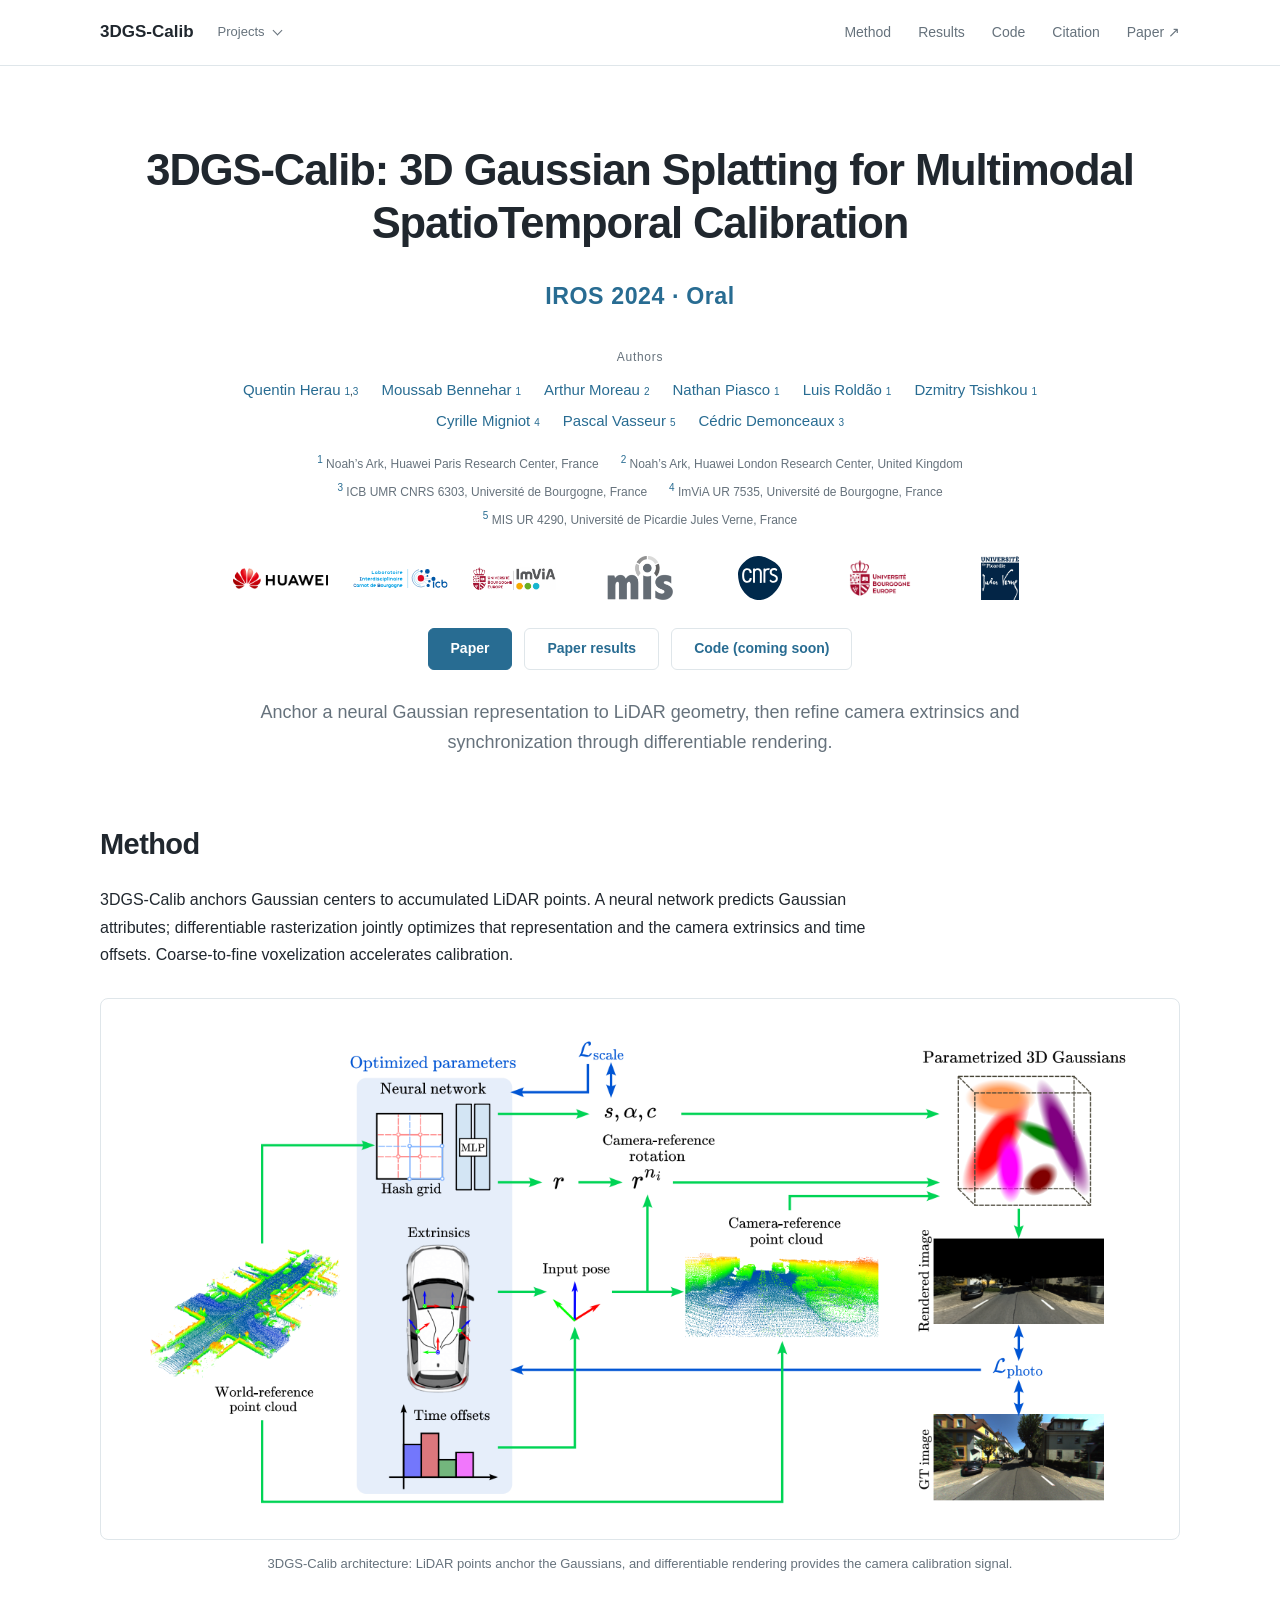
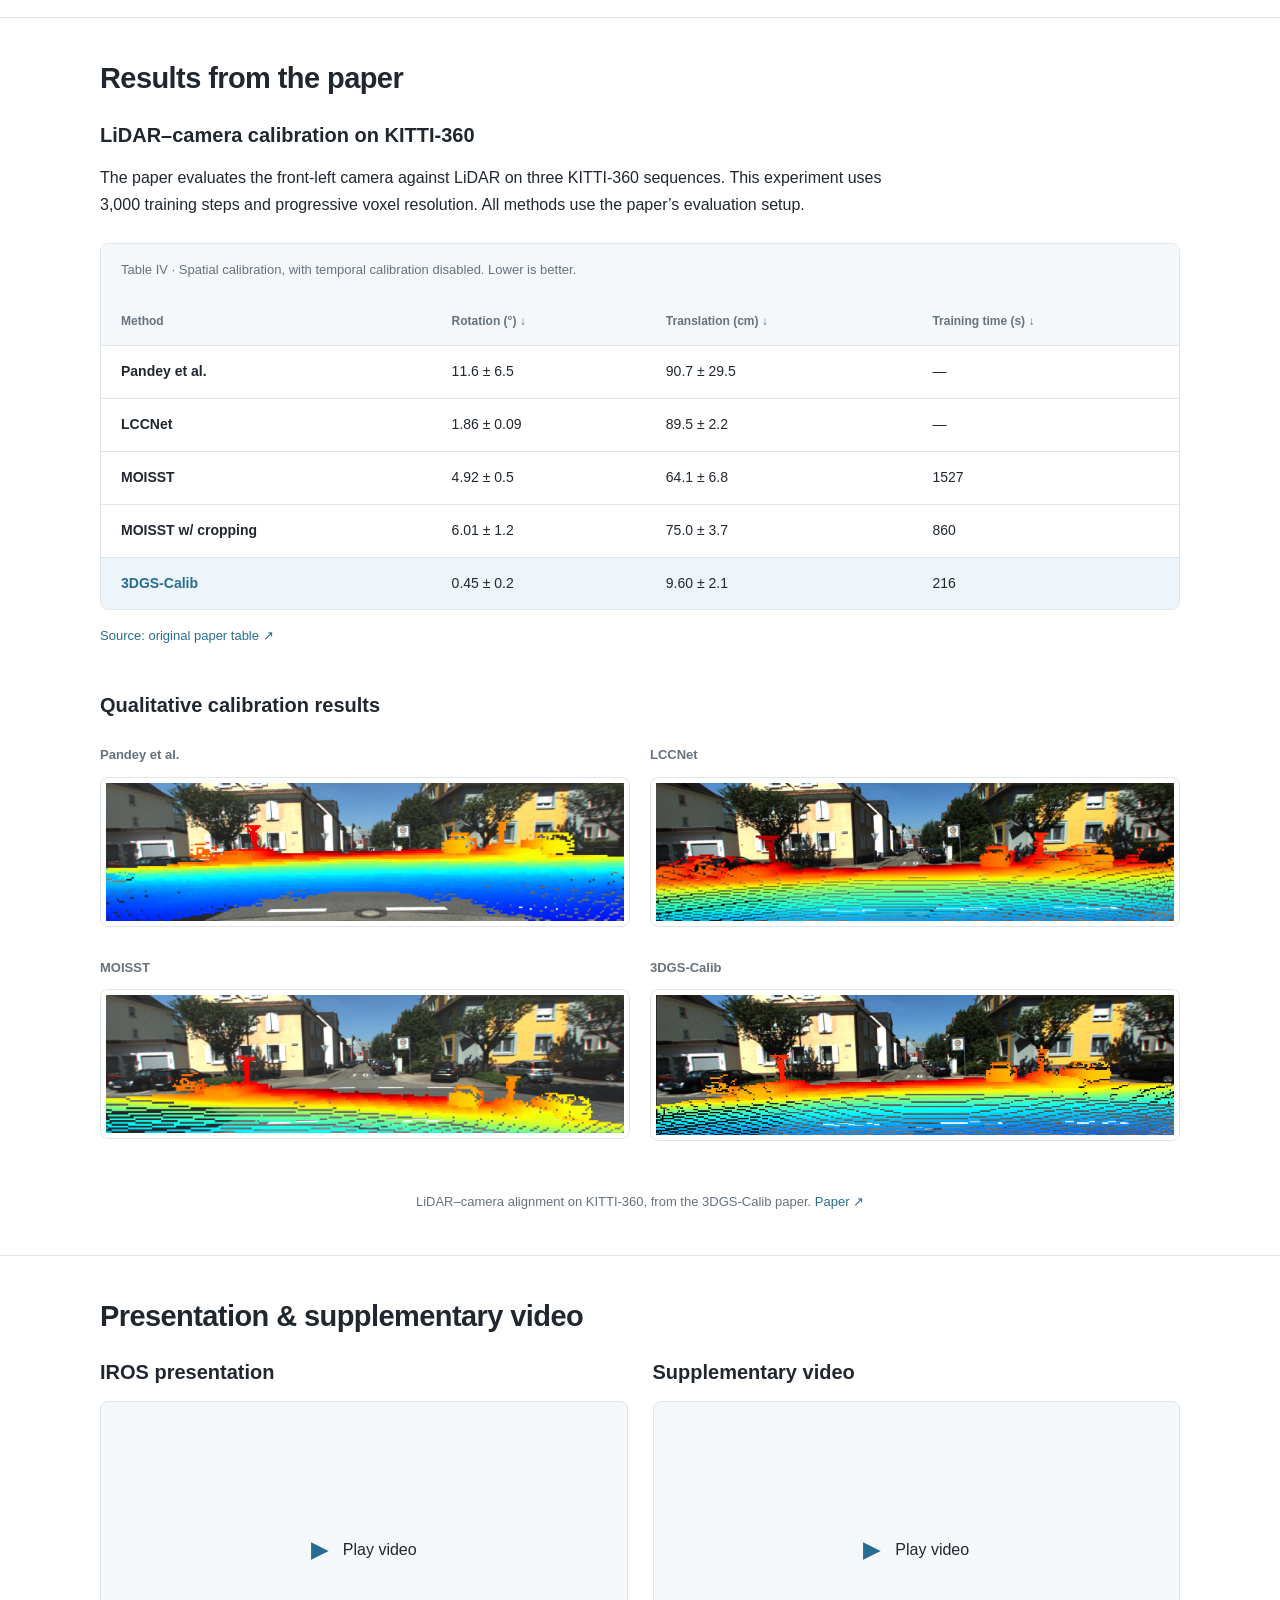
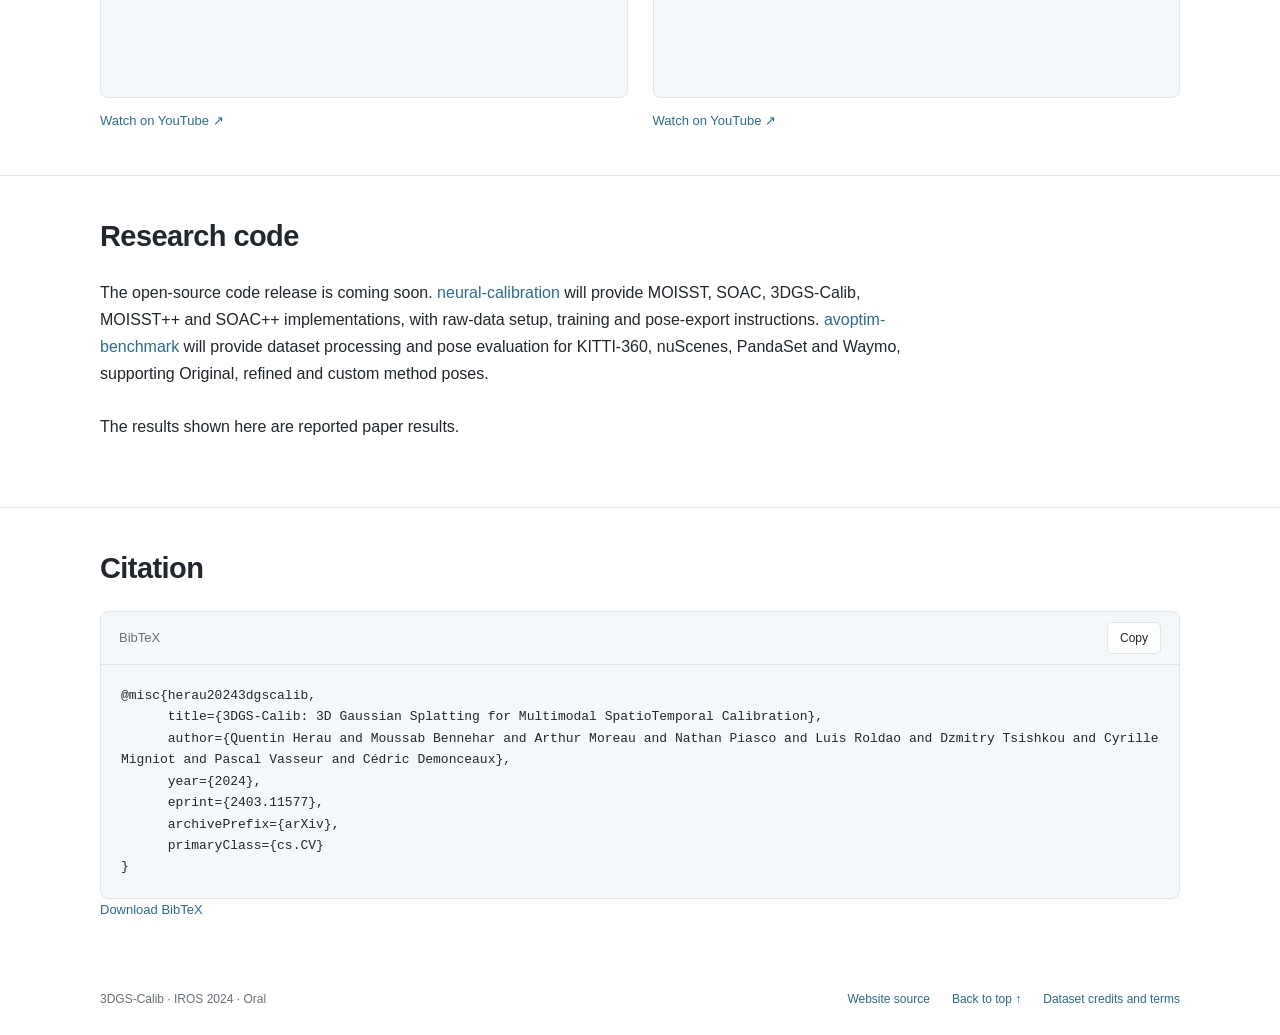
<file: index.html>
<!doctype html><html lang="en"><head><meta charset="utf-8"><meta name="viewport" content="width=device-width, initial-scale=1">
<title>3DGS-Calib | Camera–LiDAR Calibration with Gaussian Splatting</title>
<meta name="description" content="3DGS-Calib refines camera–LiDAR extrinsics and time offsets with 3D Gaussian Splatting. IROS 2024 paper, method, calibration results and presentation.">
<link rel="canonical" href="https://qherau.github.io/3DGS-Calib/">
<meta name="robots" content="max-image-preview:large">
<meta property="og:title" content="3DGS-Calib | Camera–LiDAR Calibration with Gaussian Splatting">
<meta property="og:description" content="3DGS-Calib refines camera–LiDAR extrinsics and time offsets with 3D Gaussian Splatting. IROS 2024 paper, method, calibration results and presentation.">
<meta property="og:url" content="https://qherau.github.io/3DGS-Calib/">
<meta property="og:type" content="website">
<meta property="og:site_name" content="3DGS-Calib">
<meta property="og:locale" content="en_US">
<meta name="twitter:card" content="summary_large_image">
<meta name="twitter:title" content="3DGS-Calib | Camera–LiDAR Calibration with Gaussian Splatting">
<meta name="twitter:description" content="3DGS-Calib refines camera–LiDAR extrinsics and time offsets with 3D Gaussian Splatting. IROS 2024 paper, method, calibration results and presentation.">
<meta property="og:image" content="https://qherau.github.io/3DGS-Calib/resources/method_diagram.png">
<meta property="og:image:alt" content="3DGS-Calib pipeline linking LiDAR point clouds, sensor extrinsics and time offsets to Gaussian image rendering.">
<meta name="twitter:image" content="https://qherau.github.io/3DGS-Calib/resources/method_diagram.png">
<meta name="twitter:image:alt" content="3DGS-Calib pipeline linking LiDAR point clouds, sensor extrinsics and time offsets to Gaussian image rendering."><link rel="icon" href="data:,"><link rel="stylesheet" href="assets/site.css?v=9b049a3fc9c8"><script defer src="assets/site.js?v=03deb969627a"></script>
<script type="application/ld+json">{"@context":"https://schema.org","@graph":[{"@type":"WebPage","@id":"https://qherau.github.io/3DGS-Calib/","url":"https://qherau.github.io/3DGS-Calib/","name":"3DGS-Calib | Camera–LiDAR Calibration with Gaussian Splatting","description":"3DGS-Calib refines camera–LiDAR extrinsics and time offsets with 3D Gaussian Splatting. IROS 2024 paper, method, calibration results and presentation.","inLanguage":"en","mainEntity":{"@id":"https://qherau.github.io/3DGS-Calib/#paper"}},{"@type":"ScholarlyArticle","headline":"3DGS-Calib: 3D Gaussian Splatting for Multimodal SpatioTemporal Calibration","author":[{"@type":"Person","name":"Quentin Herau","url":"https://qherau.github.io/"},{"@type":"Person","name":"Moussab Bennehar"},{"@type":"Person","name":"Arthur Moreau"},{"@type":"Person","name":"Nathan Piasco"},{"@type":"Person","name":"Luis Roldão"},{"@type":"Person","name":"Dzmitry Tsishkou"},{"@type":"Person","name":"Cyrille Migniot"},{"@type":"Person","name":"Pascal Vasseur"},{"@type":"Person","name":"Cédric Demonceaux"}],"sameAs":["https://arxiv.org/abs/2403.11577"],"@id":"https://qherau.github.io/3DGS-Calib/#paper","url":"https://qherau.github.io/3DGS-Calib/","mainEntityOfPage":{"@id":"https://qherau.github.io/3DGS-Calib/"},"description":"3DGS-Calib refines camera–LiDAR extrinsics and time offsets with 3D Gaussian Splatting. IROS 2024 paper, method, calibration results and presentation.","image":"https://qherau.github.io/3DGS-Calib/resources/method_diagram.png","inLanguage":"en","identifier":[{"@type":"PropertyValue","propertyID":"arXiv","value":"2403.11577"}]}]}</script>
</head><body data-project="3DGS-Calib"><a class="skip" href="#main">Skip to content</a><header class="header"><nav class="wrap nav" aria-label="Main navigation"><div class="nav-start"><a class="brand" href="index.html">3DGS-Calib</a><details class="site-switcher" data-site-switcher><summary>Projects</summary><nav class="site-options" aria-label="Projects"><a href="https://qherau.github.io/" data-preview-path="../Personal/">Personal page</a><a href="https://qherau.github.io/MOISST/" data-preview-path="../MOISST/">MOISST</a><a href="https://qherau.github.io/SOAC/" data-preview-path="../SOAC/">SOAC</a><a href="https://qherau.github.io/3DGS-Calib/" data-preview-path="../3DGS-Calib/" aria-current="page">3DGS-Calib</a><a href="https://qherau.github.io/AVoptim/" data-preview-path="../AVoptim/">AVoptim</a></nav></details></div><button class="menu-button" data-menu aria-controls="nav-links" aria-expanded="false">Menu</button><div class="nav-links" id="nav-links"><a href="#method">Method</a><a href="#results">Results</a><a href="#code">Code</a><a href="#citation">Citation</a><a href="https://arxiv.org/abs/2403.11577">Paper ↗</a></div></nav></header><main id="main"><section class="paper-header"><div class="wrap"><h1>3DGS-Calib: 3D Gaussian Splatting for Multimodal SpatioTemporal Calibration</h1><p class="venue">IROS 2024 · Oral</p><div class="authors"><span class="author-label">Authors</span><div><span class="author-item"><a href="https://scholar.google.com/citations?user=dxHTZAkAAAAJ&amp;hl=en">Quentin Herau</a><sup><a href="#affiliation-1" aria-label="Affiliation 1">1</a>,<a href="#affiliation-3" aria-label="Affiliation 3">3</a></sup></span><span class="author-item"><a href="https://scholar.google.com/citations?hl=en&amp;user=0jLPiLYAAAAJ">Moussab Bennehar</a><sup><a href="#affiliation-1" aria-label="Affiliation 1">1</a></sup></span><span class="author-item"><a href="https://scholar.google.com/citations?user=fMmoHX0AAAAJ&amp;hl=en">Arthur Moreau</a><sup><a href="#affiliation-2" aria-label="Affiliation 2">2</a></sup></span><span class="author-item"><a href="https://scholar.google.com/citations?hl=en&amp;user=S3zYmOYAAAAJ">Nathan Piasco</a><sup><a href="#affiliation-1" aria-label="Affiliation 1">1</a></sup></span><span class="author-item"><a href="https://scholar.google.com/citations?hl=en&amp;user=bRgp2lUAAAAJ">Luis Roldão</a><sup><a href="#affiliation-1" aria-label="Affiliation 1">1</a></sup></span><span class="author-item"><a href="https://scholar.google.com/citations?hl=en&amp;user=fjUPMcYAAAAJ">Dzmitry Tsishkou</a><sup><a href="#affiliation-1" aria-label="Affiliation 1">1</a></sup></span><span class="author-item"><a href="https://imvia.ube.fr/membres/migniot-cyrille/">Cyrille Migniot</a><sup><a href="#affiliation-4" aria-label="Affiliation 4">4</a></sup></span><span class="author-item"><a href="https://www.mis.u-picardie.fr/index.php/membre/93/Pascal-VASSEUR">Pascal Vasseur</a><sup><a href="#affiliation-5" aria-label="Affiliation 5">5</a></sup></span><span class="author-item"><a href="https://sites.google.com/view/cedricdemonceaux/home">Cédric Demonceaux</a><sup><a href="#affiliation-3" aria-label="Affiliation 3">3</a></sup></span></div><p class="affiliations"><span id="affiliation-1"><sup>1</sup> Noah’s Ark, Huawei Paris Research Center, France</span><span id="affiliation-2"><sup>2</sup> Noah’s Ark, Huawei London Research Center, United Kingdom</span><span id="affiliation-3"><sup>3</sup> ICB UMR CNRS 6303, Université de Bourgogne, France</span><span id="affiliation-4"><sup>4</sup> ImViA UR 7535, Université de Bourgogne, France</span><span id="affiliation-5"><sup>5</sup> MIS UR 4290, Université de Picardie Jules Verne, France</span></p></div><div class="affiliation-logos" aria-label="Affiliated institutions"><a href="https://www.huawei.com/en/"><img src="assets/affiliation-logos/huawei.png" width="266" height="60" alt="Huawei" loading="lazy"></a><a href="https://icb.ube.fr/"><img src="assets/affiliation-logos/icb.svg" width="357" height="71" alt="ICB" loading="lazy"></a><a href="https://imvia.ube.fr/"><img src="assets/affiliation-logos/imvia.png" width="1325" height="321" alt="ImViA" loading="lazy"></a><a href="https://mis.u-picardie.fr/"><img src="assets/affiliation-logos/mis.png" width="542" height="347" alt="MIS" loading="lazy"></a><a href="https://www.cnrs.fr/"><img src="assets/affiliation-logos/cnrs.svg" width="55" height="55" alt="CNRS" loading="lazy"></a><a href="https://www.ube.fr/"><img src="assets/affiliation-logos/ube.png" width="300" height="210" alt="Université Bourgogne Europe" loading="lazy"></a><a href="https://www.u-picardie.fr/"><img src="assets/affiliation-logos/upjv.png" width="3075" height="3558" alt="Université de Picardie Jules Verne" loading="lazy"></a></div><div class="actions"><a class="button" href="https://arxiv.org/abs/2403.11577">Paper</a><a class="button secondary" href="#results">Paper results</a><a class="button secondary" href="https://github.com/qherau/neural-calibration">Code (coming soon)</a></div><p class="lead">Anchor a neural Gaussian representation to LiDAR geometry, then refine camera extrinsics and synchronization through differentiable rendering.</p></div></section><section class="section" id="method"><div class="wrap"><h2>Method</h2><p class="reading">3DGS-Calib anchors Gaussian centers to accumulated LiDAR points. A neural network predicts Gaussian attributes; differentiable rasterization jointly optimizes that representation and the camera extrinsics and time offsets. Coarse-to-fine voxelization accelerates calibration.</p><figure class="paper-figure"><a class="figure-expand" data-expand-figure href="resources/method_diagram.png" aria-label="Enlarge figure"><img src="resources/method_diagram.png" width="1425" height="684" alt="3DGS-Calib architecture: LiDAR points anchor the Gaussians, and differentiable rendering provides the camera calibration signal." loading="lazy"></a><figcaption>3DGS-Calib architecture: LiDAR points anchor the Gaussians, and differentiable rendering provides the camera calibration signal.</figcaption></figure></div></section><section class="section" id="results"><div class="wrap"><h2>Results from the paper</h2><h3>LiDAR–camera calibration on KITTI-360</h3><p class="reading">The paper evaluates the front-left camera against LiDAR on three KITTI-360 sequences. This experiment uses 3,000 training steps and progressive voxel resolution. All methods use the paper’s evaluation setup.</p><div class="table-scroll" tabindex="0" role="region" aria-label="LiDAR–camera calibration on KITTI-360"><table><caption>Table IV · Spatial calibration, with temporal calibration disabled. Lower is better.</caption><thead><tr><th scope="col">Method</th><th scope="col">Rotation (°) ↓</th><th scope="col">Translation (cm) ↓</th><th scope="col">Training time (s) ↓</th></tr></thead><tbody><tr><th scope="row">Pandey et al.</th><td>11.6 ± 6.5</td><td>90.7 ± 29.5</td><td>—</td></tr><tr><th scope="row">LCCNet</th><td>1.86 ± 0.09</td><td>89.5 ± 2.2</td><td>—</td></tr><tr><th scope="row">MOISST</th><td>4.92 ± 0.5</td><td>64.1 ± 6.8</td><td>1527</td></tr><tr><th scope="row">MOISST w/ cropping</th><td>6.01 ± 1.2</td><td>75.0 ± 3.7</td><td>860</td></tr><tr class="method-row"><th scope="row">3DGS-Calib</th><td>0.45 ± 0.2</td><td>9.60 ± 2.1</td><td>216</td></tr></tbody></table></div><p class="source-link"><a href="https://arxiv.org/html/2403.11577">Source: original paper table ↗</a></p><figure class="qualitative-results gs-results"><h3>Qualitative calibration results</h3><div class="result-panel"><h4>Pandey et al.</h4><div class="result-images"><a data-expand-figure class="figure-expand" href="resources/paper-results/figure-4-1.png" aria-label="Enlarge 3DGS-Calib: Pandey et al. LiDAR-to-camera alignment"><img src="resources/paper-results/figure-4-1.png" width="1280" height="341" alt="3DGS-Calib: Pandey et al. LiDAR-to-camera alignment" loading="lazy"></a></div></div><div class="result-panel"><h4>LCCNet</h4><div class="result-images"><a data-expand-figure class="figure-expand" href="resources/paper-results/figure-4-2.png" aria-label="Enlarge 3DGS-Calib: LCCNet LiDAR-to-camera alignment"><img src="resources/paper-results/figure-4-2.png" width="1408" height="376" alt="3DGS-Calib: LCCNet LiDAR-to-camera alignment" loading="lazy"></a></div></div><div class="result-panel"><h4>MOISST</h4><div class="result-images"><a data-expand-figure class="figure-expand" href="resources/paper-results/figure-4-3.png" aria-label="Enlarge 3DGS-Calib: MOISST LiDAR-to-camera alignment"><img src="resources/paper-results/figure-4-3.png" width="1280" height="341" alt="3DGS-Calib: MOISST LiDAR-to-camera alignment" loading="lazy"></a></div></div><div class="result-panel"><h4>3DGS-Calib</h4><div class="result-images"><a data-expand-figure class="figure-expand" href="resources/paper-results/figure-4-4.png" aria-label="Enlarge 3DGS-Calib: 3DGS-Calib LiDAR-to-camera alignment"><img src="resources/paper-results/figure-4-4.png" width="694" height="187" alt="3DGS-Calib: 3DGS-Calib LiDAR-to-camera alignment" loading="lazy"></a></div></div><figcaption>LiDAR–camera alignment on KITTI-360, from the 3DGS-Calib paper. <a href="https://arxiv.org/abs/2403.11577">Paper ↗</a></figcaption></figure></div></section><section class="section" id="videos"><div class="wrap"><h2>Presentation &amp; supplementary video</h2><div class="video-grid"><article class="video-wrap"><h3>IROS presentation</h3><button class="video-placeholder" data-video="9_RE_4xkRcM" data-title="3DGS-Calib — IROS presentation"><span class="play" aria-hidden="true">▶</span><span>Play video</span></button><a class="video-external" href="https://www.youtube.com/watch?v=9_RE_4xkRcM">Watch on YouTube ↗</a></article><article class="video-wrap"><h3>Supplementary video</h3><button class="video-placeholder" data-video="ne4lLaBr4kk" data-title="3DGS-Calib — Supplementary video"><span class="play" aria-hidden="true">▶</span><span>Play video</span></button><a class="video-external" href="https://www.youtube.com/watch?v=ne4lLaBr4kk">Watch on YouTube ↗</a></article></div></div></section><section class="section" id="code"><div class="wrap"><h2>Research code</h2><p class="reading">The open-source code release is coming soon. <a href="https://github.com/qherau/neural-calibration">neural-calibration</a> will provide MOISST, SOAC, 3DGS-Calib, MOISST++ and SOAC++ implementations, with raw-data setup, training and pose-export instructions. <a href="https://github.com/qherau/avoptim-benchmark">avoptim-benchmark</a> will provide dataset processing and pose evaluation for KITTI-360, nuScenes, PandaSet and Waymo, supporting Original, refined and custom method poses.</p><p class="reading">The results shown here are reported paper results.</p></div></section><section class="section" id="citation"><div class="wrap"><h2>Citation</h2><div class="code-panel"><div class="code-head"><span>BibTeX</span><button data-copy="#citation-code">Copy</button></div><pre id="citation-code">@misc{herau20243dgscalib,
      title={3DGS-Calib: 3D Gaussian Splatting for Multimodal SpatioTemporal Calibration},
      author={Quentin Herau and Moussab Bennehar and Arthur Moreau and Nathan Piasco and Luis Roldao and Dzmitry Tsishkou and Cyrille Migniot and Pascal Vasseur and Cédric Demonceaux},
      year={2024},
      eprint={2403.11577},
      archivePrefix={arXiv},
      primaryClass={cs.CV}
}</pre></div><p class="source-link"><a href="resources/bibtex.txt" download>Download BibTeX</a></p></div></section></main><footer class="footer"><div class="wrap"><span>3DGS-Calib · IROS 2024 · Oral</span><div><a href="https://github.com/qherau/3DGS-Calib">Website source</a><a href="#main">Back to top ↑</a><a href="data-terms.html">Dataset credits and terms</a></div></div></footer><dialog id="figure-dialog" aria-labelledby="figure-caption"><div class="dialog-head"><span>Paper figure</span><button id="close-figure">Close ×</button></div><img id="dialog-image" alt=""><p id="figure-caption"></p></dialog><p class="sr-only" id="site-status" role="status" aria-live="polite"></p></body></html>
</file>
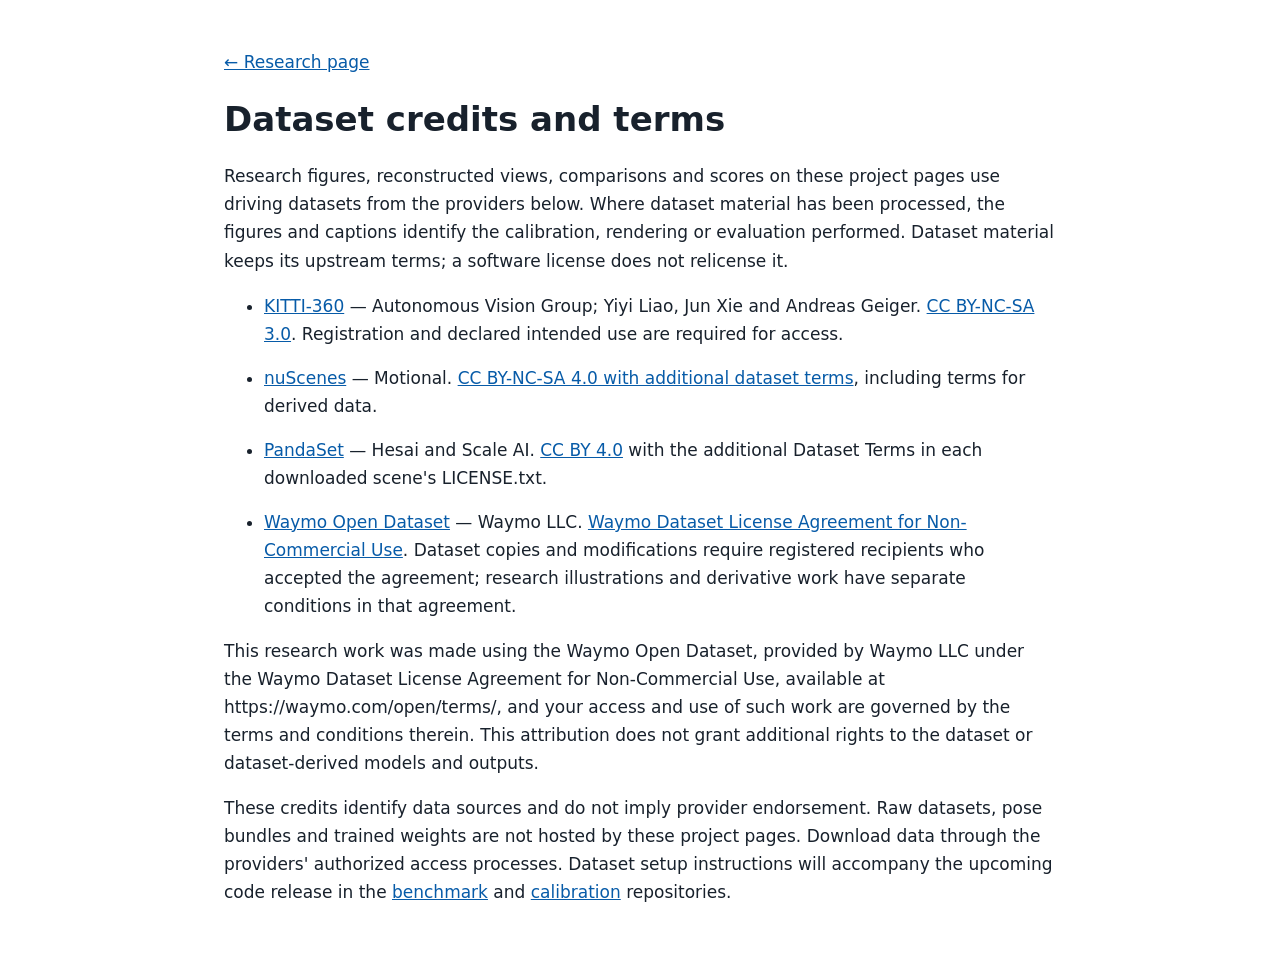
<file: data-terms.html>
<!doctype html><html lang="en"><head><meta charset="utf-8"><meta name="viewport" content="width=device-width, initial-scale=1">
<title>3DGS-Calib | Dataset Credits and Terms</title>
<meta name="description" content="Dataset credits and source terms for 3DGS-Calib research figures and results, with links to KITTI-360, nuScenes, PandaSet and Waymo providers.">
<link rel="canonical" href="https://qherau.github.io/3DGS-Calib/data-terms.html">
<meta name="robots" content="max-image-preview:large">
<meta property="og:title" content="3DGS-Calib | Dataset Credits and Terms">
<meta property="og:description" content="Dataset credits and source terms for 3DGS-Calib research figures and results, with links to KITTI-360, nuScenes, PandaSet and Waymo providers.">
<meta property="og:url" content="https://qherau.github.io/3DGS-Calib/data-terms.html">
<meta property="og:type" content="website">
<meta property="og:site_name" content="3DGS-Calib">
<meta property="og:locale" content="en_US">
<meta name="twitter:card" content="summary">
<meta name="twitter:title" content="3DGS-Calib | Dataset Credits and Terms">
<meta name="twitter:description" content="Dataset credits and source terms for 3DGS-Calib research figures and results, with links to KITTI-360, nuScenes, PandaSet and Waymo providers."><style>body{font:17px/1.65 system-ui,sans-serif;max-width:52rem;margin:3rem auto;padding:0 1.2rem;color:#18212c;background:#fff}a{color:#075ba8;overflow-wrap:anywhere}li{margin:1rem 0}h1{line-height:1.2}</style>
<script type="application/ld+json">{"@context":"https://schema.org","@type":"WebPage","@id":"https://qherau.github.io/3DGS-Calib/data-terms.html","url":"https://qherau.github.io/3DGS-Calib/data-terms.html","name":"3DGS-Calib | Dataset Credits and Terms","description":"Dataset credits and source terms for 3DGS-Calib research figures and results, with links to KITTI-360, nuScenes, PandaSet and Waymo providers.","inLanguage":"en","isPartOf":{"@type":"WebSite","@id":"https://qherau.github.io/3DGS-Calib/#website","url":"https://qherau.github.io/3DGS-Calib/","name":"3DGS-Calib"}}</script>
</head><body><a href="index.html">← Research page</a><main><h1>Dataset credits and terms</h1>
<p>Research figures, reconstructed views, comparisons and scores on these project pages use driving datasets from the providers below. Where dataset material has been processed, the figures and captions identify the calibration, rendering or evaluation performed. Dataset material keeps its upstream terms; a software license does not relicense it.</p>
<ul>
<li><a href="https://www.cvlibs.net/datasets/kitti-360/">KITTI-360</a> — Autonomous Vision Group; Yiyi Liao, Jun Xie and Andreas Geiger. <a href="https://creativecommons.org/licenses/by-nc-sa/3.0/">CC BY-NC-SA 3.0</a>. Registration and declared intended use are required for access.</li>
<li><a href="https://www.nuscenes.org/">nuScenes</a> — Motional. <a href="https://www.nuscenes.org/terms-of-use">CC BY-NC-SA 4.0 with additional dataset terms</a>, including terms for derived data.</li>
<li><a href="https://github.com/scaleapi/pandaset-devkit">PandaSet</a> — Hesai and Scale AI. <a href="https://creativecommons.org/licenses/by/4.0/">CC BY 4.0</a> with the additional Dataset Terms in each downloaded scene's LICENSE.txt.</li>
<li><a href="https://waymo.com/open/">Waymo Open Dataset</a> — Waymo LLC. <a href="https://waymo.com/open/terms/">Waymo Dataset License Agreement for Non-Commercial Use</a>. Dataset copies and modifications require registered recipients who accepted the agreement; research illustrations and derivative work have separate conditions in that agreement.</li>
</ul>
<p>This research work was made using the Waymo Open Dataset, provided by Waymo LLC under the Waymo Dataset License Agreement for Non-Commercial Use, available at https://waymo.com/open/terms/, and your access and use of such work are governed by the terms and conditions therein. This attribution does not grant additional rights to the dataset or dataset-derived models and outputs.</p>
<p>These credits identify data sources and do not imply provider endorsement. Raw datasets, pose bundles and trained weights are not hosted by these project pages. Download data through the providers' authorized access processes. Dataset setup instructions will accompany the upcoming code release in the <a href="https://github.com/qherau/avoptim-benchmark">benchmark</a> and <a href="https://github.com/qherau/neural-calibration">calibration</a> repositories.</p></main></body></html>
</file>
<file: assets/site.css>
:root{--ink:#20272e;--muted:#66727c;--accent:#286c92;--line:#dfe6ea;--soft:#f5f8fa;--paper:#fff}*{box-sizing:border-box}html{scroll-behavior:smooth;scroll-padding-top:85px}body{margin:0;color:var(--ink);background:var(--paper);font:16px/1.7 -apple-system,BlinkMacSystemFont,"Segoe UI",Arial,sans-serif}a{color:var(--accent);text-decoration:none}a:hover{text-decoration:underline}button,select{font:inherit}button,a,select{touch-action:manipulation}button{cursor:pointer}a:focus-visible,button:focus-visible,select:focus-visible,[tabindex]:focus-visible{outline:3px solid #70b4da;outline-offset:4px}img{max-width:100%;height:auto;display:block}h1,h2,h3,p,figure{margin-top:0}h1{font-size:clamp(30px,3.4vw,46px);line-height:1.22;font-weight:650;letter-spacing:-.025em}h2{font-size:29px;line-height:1.3;letter-spacing:-.02em;margin-bottom:23px}h3{font-size:20px;line-height:1.4;margin-bottom:15px}.wrap{width:min(1080px,calc(100% - 64px));margin:auto}.reading{max-width:820px;margin-bottom:25px}.header{border-bottom:1px solid var(--line);background:rgba(255,255,255,.97);position:sticky;top:0;z-index:5}.nav{height:65px;display:flex;align-items:center;justify-content:space-between;gap:20px}.brand{font-size:17px;font-weight:700;color:var(--ink)}.nav-links{display:flex;gap:27px;font-size:14px}.nav-links a{color:var(--muted)}.nav-links a:hover{color:var(--accent)}.menu-button{display:none;background:white;border:1px solid var(--line);border-radius:5px;padding:5px 12px}.skip{position:fixed;top:-100px;left:20px;background:white;padding:10px;z-index:20}.skip:focus{top:8px}.paper-header{padding:62px 0 26px;text-align:center}.paper-header h1{max-width:1000px;margin:16px auto 27px}.venue{color:var(--accent);font-size:15px;font-weight:700;letter-spacing:.03em;margin-bottom:12px}.authors{margin:0 auto;max-width:920px}.author-label{display:block;font-size:12px;letter-spacing:.06em;color:var(--muted);margin-bottom:10px}.authors>div{display:flex;justify-content:center;flex-wrap:wrap;gap:6px 23px;font-size:15px}.authors a{white-space:nowrap}.actions{display:flex;justify-content:center;flex-wrap:wrap;gap:12px;margin:28px 0}.button{display:inline-flex;align-items:center;justify-content:center;min-height:42px;background:var(--accent);color:white;border:1px solid var(--accent);padding:7px 22px;border-radius:6px;font-size:14px;font-weight:550}.button:hover{background:#185478;text-decoration:none}.button.secondary{color:var(--accent);background:white;border-color:var(--line)}.button.secondary:hover{background:var(--soft)}.lead{font-size:18px;line-height:1.65;color:var(--muted);max-width:810px;margin:24px auto 0}.teaser{max-width:860px;margin-bottom:15px}.paper-figure{margin:30px auto 0;max-width:100%;background:white}.paper-figure img{margin:auto;max-height:600px;object-fit:contain}.figure-expand{display:block;border:1px solid var(--line);border-radius:8px;padding:22px;background:white;cursor:zoom-in;overflow:hidden}.teaser .figure-expand{border:0;padding:12px}.paper-figure figcaption{font-size:13px;line-height:1.6;text-align:center;color:var(--muted);max-width:860px;margin:14px auto 0}.section{padding:42px 0;border-bottom:1px solid var(--line)}.section:last-child{border:0}.table-scroll{overflow-x:auto;border:1px solid var(--line);border-radius:8px;margin:24px 0 15px}table{border-collapse:collapse;width:100%;text-align:left;font-variant-numeric:tabular-nums;font-size:14px}table caption{text-align:left;padding:16px 20px;color:var(--muted);background:var(--soft);font-size:13px;line-height:1.6}th,td{padding:14px 20px;border-bottom:1px solid var(--line);white-space:nowrap}thead th{font-size:12px;color:var(--muted);font-weight:600;background:var(--soft)}tbody th{font-weight:550}tbody tr:last-child th,tbody tr:last-child td{border:0}.method-row{background:#edf5fa}.method-row th{color:var(--accent)}.source-link{display:flex;gap:20px;flex-wrap:wrap;font-size:13px;margin-bottom:0}.bench-controls{display:flex;gap:20px;margin:25px 0}.bench-controls label{font-size:13px;color:var(--muted);display:flex;flex-direction:column;gap:7px;min-width:210px}.bench-controls select{padding:8px 35px 8px 12px;color:var(--ink);border:1px solid #cad6df;border-radius:5px;background:white;font-size:14px}.table-legend{display:flex;gap:16px;flex-wrap:wrap;font-size:13px;color:var(--muted);margin-bottom:-10px}.table-legend strong{color:var(--ink)}.native,.slot{display:block;color:var(--muted);font-size:12px;font-weight:400;margin-top:3px}.paired-table strong{font-weight:600}.paired-table .method-name{font-weight:550}.paired-table td:nth-child(n+3){text-align:right}.paired-table thead th:nth-child(n+3){text-align:right}.paired-table thead span{font-weight:400}.paired-table{min-width:920px}.video-grid{display:grid;grid-template-columns:repeat(auto-fit,minmax(290px,1fr));gap:25px}.video-placeholder{border:1px solid var(--line);border-radius:8px;width:100%;aspect-ratio:16/9;background:var(--soft);color:var(--ink);display:flex;align-items:center;justify-content:center;gap:14px}.play{font-size:23px;color:var(--accent)}.video-external{display:inline-block;font-size:13px;margin-top:12px}.video-wrap iframe{width:100%;aspect-ratio:16/9;display:block;border:0;border-radius:8px}.code-panel{border:1px solid var(--line);border-radius:8px;overflow:hidden;background:var(--soft)}.code-head{display:flex;justify-content:space-between;align-items:center;gap:20px;border-bottom:1px solid var(--line);padding:10px 18px;font-size:13px;color:var(--muted)}.code-head button,.dialog-head button{border:1px solid var(--line);background:white;border-radius:5px;padding:5px 12px;font-size:12px;color:var(--ink)}pre{margin:0;padding:20px;overflow-x:auto;white-space:pre-wrap;overflow-wrap:anywhere;font:13px/1.65 ui-monospace,SFMono-Regular,Consolas,monospace}details{max-width:850px;border:1px solid var(--line);padding:15px 20px;border-radius:6px;margin-top:22px;font-size:14px}summary{cursor:pointer;font-weight:550}details p{margin:15px 0 0;color:var(--muted)}.footer{padding:26px 0;color:var(--muted);font-size:12px}.footer .wrap{display:flex;justify-content:space-between;gap:25px;flex-wrap:wrap}.footer a{margin-left:22px}.sr-only{position:absolute;width:1px;height:1px;padding:0;margin:-1px;overflow:hidden;clip:rect(0,0,0,0);white-space:nowrap;border:0}[hidden]{display:none!important}dialog{width:min(1200px,94vw);max-height:94vh;border:1px solid var(--line);border-radius:9px;padding:20px;overflow:auto}dialog::backdrop{background:rgba(18,25,33,.75)}.dialog-head{display:flex;align-items:center;justify-content:space-between;gap:20px;font-size:13px;color:var(--muted);margin-bottom:20px}dialog img{max-height:75vh;object-fit:contain;margin:auto}dialog p{font-size:13px;color:var(--muted);margin:18px 0 0}.hub{padding-top:45px;padding-bottom:45px}.hub-grid{display:grid;grid-template-columns:repeat(2,1fr);gap:20px;margin-top:35px}.hub-card{border:1px solid var(--line);border-radius:8px;padding:28px;color:var(--ink)}.hub-card:hover{text-decoration:none;background:var(--soft)}.hub-card h2{margin-bottom:14px}.hub-card p:last-child{margin-bottom:0;color:var(--muted)}.personal-card{grid-column:1/-1;display:flex;align-items:center;gap:30px}.personal-card img{width:115px;height:115px;object-fit:cover;object-position:44% 50%;border-radius:50%}.hub-status{margin-top:35px;padding:25px;border:1px solid var(--line);border-radius:8px;font-size:14px}.resource-links{display:flex;gap:12px 25px;flex-wrap:wrap}
@media(max-width:720px){.wrap{width:calc(100% - 36px)}.nav{height:60px}.menu-button{display:block}.nav-links{display:none;position:absolute;top:60px;left:0;right:0;padding:20px 18px;background:white;border-bottom:1px solid var(--line);flex-wrap:wrap;gap:22px}.nav-links.open{display:flex}.paper-header{padding:38px 0 20px}.paper-header h1{font-size:30px;margin:15px auto 24px}.lead{font-size:16px}.authors>div{font-size:14px;gap:5px 18px}.section{padding:32px 0}h2{font-size:25px}.figure-expand{padding:12px}.paper-figure{margin-top:22px}.paper-figure figcaption{font-size:12px}.bench-controls{gap:14px}.bench-controls label{min-width:0;width:50%}.bench-controls select{width:100%;font-size:13px}.table-legend{display:block}.table-legend span{display:block;margin-top:4px}th,td{padding:12px 16px}.video-grid{grid-template-columns:1fr}.hub-grid{grid-template-columns:1fr}.hub-card{padding:22px}.personal-card{gap:20px}.personal-card img{width:85px;height:85px}.footer a{margin:0 20px 0 0}html{scroll-padding-top:75px}}
@media(prefers-reduced-motion:reduce){html{scroll-behavior:auto}}

.author-item{display:inline-flex;gap:4px;align-items:baseline}.author-item sup{font-size:10px;line-height:1}.affiliations{font-size:12px;line-height:1.65;color:var(--muted);margin:18px auto 0;max-width:980px;display:flex;justify-content:center;flex-wrap:wrap;gap:5px 22px}.affiliations>span{scroll-margin-top:90px}.affiliations sup{color:var(--accent)}.overall-row{background:#eaf3f8}.overall-row th{font-weight:650}.paired-table td strong{font-weight:750}.qualitative-results{margin:44px 0 0}.qualitative-results h4{font-size:13px;font-weight:600;color:var(--muted);margin:0 0 10px}.result-panel{margin-bottom:20px}.result-images{display:grid;gap:12px}.soac-results .result-images{grid-template-columns:1fr 150px;align-items:center}.qualitative-results .figure-expand{padding:5px}.qualitative-results figcaption{font-size:13px;color:var(--muted);text-align:center;margin-top:20px}.gs-results{display:grid;grid-template-columns:1fr 1fr;gap:10px 20px}.gs-results>h3,.gs-results>figcaption{grid-column:1/-1}@media(max-width:720px){.affiliations{font-size:11px;gap:6px}.soac-results .result-images{grid-template-columns:1fr 68px;gap:7px}.gs-results{grid-template-columns:1fr}.qualitative-results h4{margin-bottom:6px}}

.related-sites{width:100%;display:flex;flex-wrap:wrap;gap:10px 24px;padding-bottom:18px;border-bottom:1px solid var(--line)}.footer .related-sites a{margin:0;font-size:13px}

.full-pose-table{min-width:1080px;font-size:.82rem}.full-pose-table th,.full-pose-table td{padding:12px 9px}.full-pose-table thead th[colspan]{text-align:center;border-bottom:1px solid var(--line)}.full-pose-table .slot{font-size:.68rem}.full-pose-table tbody th{min-width:135px}.full-pose-table .method-name{min-width:145px}

.paper-header .venue{font-size:clamp(1.12rem,1.9vw,1.45rem);letter-spacing:.025em;margin:18px 0 30px;font-weight:700;text-transform:none}

.dataset-tabs{display:flex;flex-wrap:wrap;gap:10px}.dataset-tabs button{border:1px solid var(--line);border-radius:5px;background:white;color:var(--muted);min-height:42px;padding:8px 18px;font-size:14px}.dataset-tabs button[aria-pressed="true"]{color:white;background:var(--accent);border-color:var(--accent)}.dataset-tabs button:hover{border-color:var(--accent)}

.nav-start{display:flex;align-items:center;gap:24px}.site-switcher{position:relative;max-width:none;border:0;border-radius:0;padding:0;margin:0;font-size:13px}.site-switcher summary{display:flex;align-items:center;gap:9px;list-style:none;color:var(--muted);font-weight:500;white-space:nowrap}.site-switcher summary::-webkit-details-marker{display:none}.site-switcher summary::after{content:"";width:6px;height:6px;border-right:1.5px solid currentColor;border-bottom:1.5px solid currentColor;transform:rotate(45deg);margin-top:-3px}.site-switcher[open] summary::after{transform:rotate(225deg);margin-top:3px}.site-switcher summary:focus-visible{outline:3px solid #70b4da;outline-offset:5px}.site-options{position:absolute;top:calc(100% + 20px);left:0;min-width:205px;padding:7px;background:var(--paper);border:1px solid var(--line);border-radius:6px;box-shadow:0 8px 24px #20272e14;display:flex;flex-direction:column;gap:2px;z-index:30}.site-options a{display:block;padding:8px 11px;color:var(--ink);font-size:13px}.site-options a:hover,.site-options a[aria-current="page"]{background:var(--soft);text-decoration:none;border-radius:3px}.site-options a[aria-current="page"]{font-weight:600}.affiliation-logos{display:flex;align-items:center;justify-content:center;flex-wrap:wrap;gap:18px 25px;margin:26px auto 0;max-width:900px}.affiliation-logos a{display:flex;align-items:center;justify-content:center;width:95px;height:44px}.affiliation-logos img{width:auto;height:auto;max-width:95px;max-height:44px;object-fit:contain}
@media(max-width:720px){.nav-start{gap:18px}.site-switcher{font-size:12px}.site-options{top:calc(100% + 21px)}.affiliation-logos{gap:15px 18px;margin-top:22px}.affiliation-logos a{width:78px;height:37px}.affiliation-logos img{max-width:78px;max-height:37px}}
@media(max-width:480px){.nav{gap:8px;position:relative}.nav-start{gap:13px}.brand{font-size:14px}.site-switcher{font-size:12px}.menu-button{font-size:12px;padding:5px 9px}.site-switcher summary{gap:7px}.site-switcher{position:static}.site-options{left:0;right:auto;top:100%}.affiliation-logos{gap:15px 17px}}

@media(max-width:720px){html:not(.js) .menu-button{display:none}html:not(.js) .nav{height:auto;min-height:60px;flex-wrap:wrap;padding-block:12px}html:not(.js) .nav-links{display:flex;position:static;padding:8px 0 0;border:0;width:100%}}
</file>
